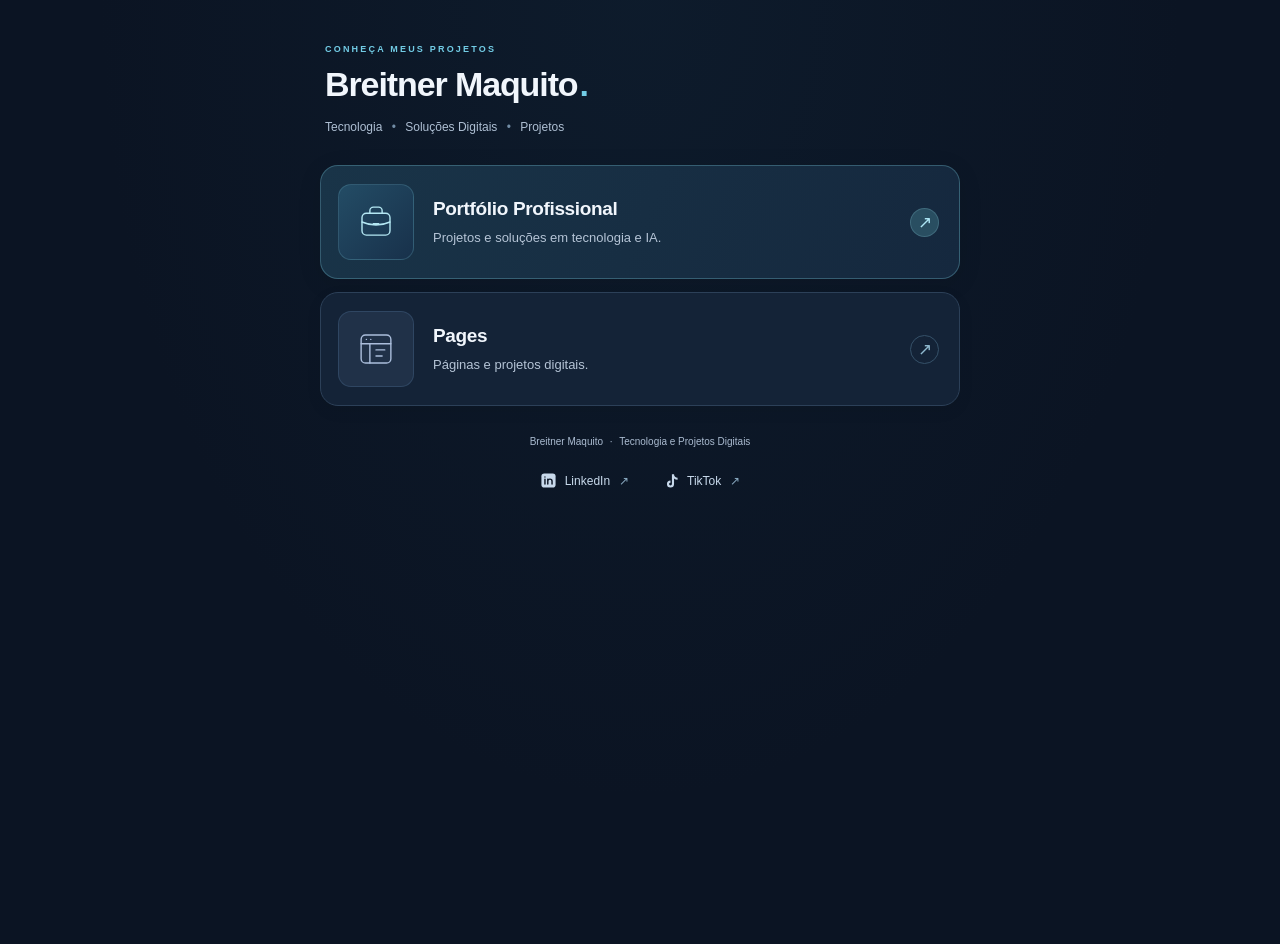
<file: index.html>
<!doctype html>
<html lang="pt-BR">
  <head>
    <meta charset="utf-8" />
    <meta name="viewport" content="width=device-width, initial-scale=1" />
    <meta
      name="description"
      content="Conheça meu portfólio profissional e a coleção Pages de Breitner Maquito. Tecnologia, inteligência artificial e soluções digitais."
    />
    <meta name="theme-color" content="#0b1423" />
    <title>Breitner Maquito — Tecnologia, Soluções Digitais e Projetos</title>
    <link rel="canonical" href="https://tinight.github.io/" />
    <meta property="og:type" content="website" />
    <meta property="og:locale" content="pt_BR" />
    <meta property="og:site_name" content="Breitner Maquito" />
    <meta
      property="og:title"
      content="Breitner Maquito — Tecnologia e Projetos"
    />
    <meta
      property="og:description"
      content="Projetos, ideias e soluções digitais. Conheça o portfólio e os projetos de Breitner Maquito."
    />
    <meta property="og:url" content="https://tinight.github.io/" />
    <meta name="twitter:card" content="summary" />
    <link rel="stylesheet" href="styles.css?v=20261026-v3" />
  </head>
  <body>
    <a class="skip" href="#projetos">Ir para os projetos</a>
    <main>
      <header class="intro">
        <p class="eyebrow">CONHEÇA MEUS PROJETOS</p>
        <h1>Breitner Maquito<span aria-hidden="true">.</span></h1>
        <p class="tagline">
          Tecnologia <span aria-hidden="true">•</span> Soluções Digitais
          <span aria-hidden="true">•</span> Projetos
        </p>
      </header>

      <!-- Dados dos cartões centralizados nesta lista: título, descrição, arte e destino. -->
      <nav
        class="projects"
        id="projetos"
        aria-label="Projetos de Breitner Maquito"
      >
        <a class="banner portfolio" href="portfolio/">
          <span class="art portfolio-art" aria-hidden="true"
            ><svg viewBox="0 0 48 48">
              <rect x="8" y="14" width="32" height="25" rx="5" />
              <path
                d="M17 14v-3a4 4 0 0 1 4-4h6a4 4 0 0 1 4 4v3M8 24a40 40 0 0 0 32 0M21 26h6"
              /></svg
          ></span>
          <span class="text"
            ><strong>Portfólio Profissional</strong
            ><span class="description"
              >Projetos e soluções em tecnologia e IA.</span
            ></span
          >
          <span class="arrow" aria-hidden="true">↗</span>
        </a>

        <a class="banner pages-card" href="pages/">
          <span class="art pages-art" aria-hidden="true"
            ><svg viewBox="0 0 48 48">
              <rect x="7" y="8" width="34" height="32" rx="5" />
              <path
                d="M7 18h34M17 18v22M13 13h.1M18 13h.1M24 25h10m-10 7h7"
              /></svg
          ></span>
          <span class="text"
            ><strong>Pages</strong
            ><span class="description">Páginas e projetos digitais.</span></span
          >
          <span class="arrow" aria-hidden="true">↗</span>
        </a>
      </nav>

      <footer>
        <p>
          Breitner Maquito <span aria-hidden="true">·</span> Tecnologia e
          Projetos Digitais
        </p>
        <nav class="socials" aria-label="Redes profissionais e pessoais">
          <a href="https://www.linkedin.com/in/breitner-maquito/"
            ><svg viewBox="0 0 24 24" aria-hidden="true">
              <rect
                x="2"
                y="2"
                width="20"
                height="20"
                rx="4"
                fill="currentColor"
              />
              <path
                d="M7 10v7m0-10v.1M11 17v-7m0 3c0-4 6-4 6 0v4"
                stroke="#0b1423"
                stroke-width="2"
                fill="none"
                stroke-linecap="round"
              /></svg
            >LinkedIn <span aria-hidden="true">↗</span></a
          >
          <a href="https://www.tiktok.com/@breitner_maquito"
            ><svg viewBox="0 0 24 24" aria-hidden="true">
              <path
                d="M14 3h3c0 3 2 5 5 5v3a9 9 0 0 1-5-2v8a5 5 0 1 1-5-5v3a2 2 0 1 0 2 2Z"
                fill="currentColor"
              /></svg
            >TikTok <span aria-hidden="true">↗</span></a
          >
        </nav>
      </footer>
    </main>
  </body>
</html>
</file>
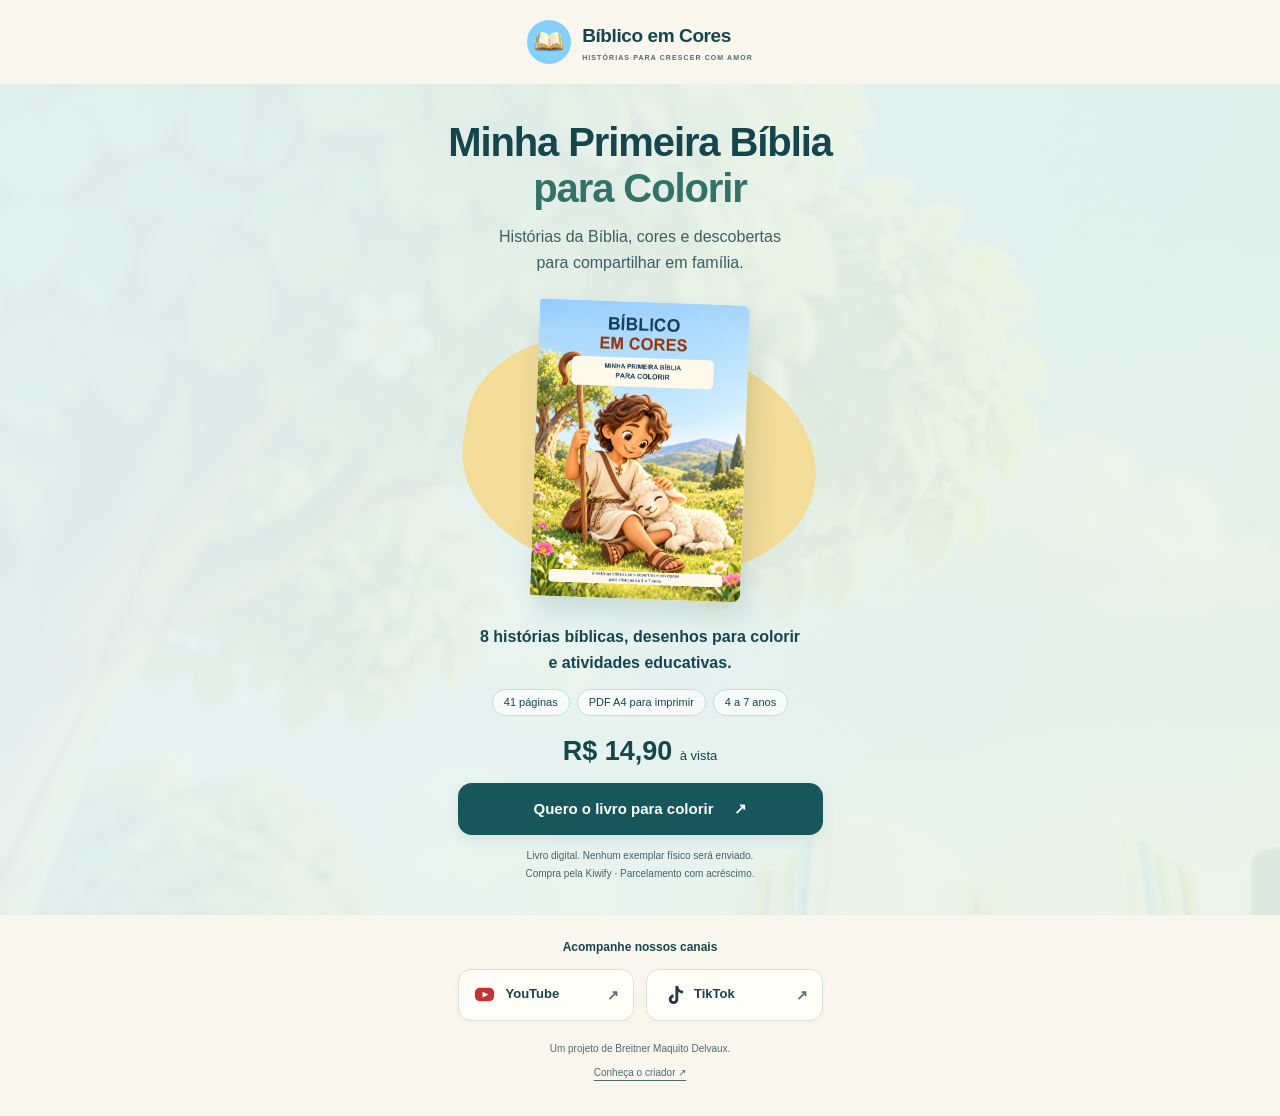
<file: biblicoemcores/index.html>
<!doctype html>
<html lang="pt-BR">
  <head>
    <meta charset="utf-8" />
    <meta name="viewport" content="width=device-width, initial-scale=1" />
    <meta
      name="description"
      content="Minha Primeira Bíblia para Colorir: livro digital PDF A4 com 8 histórias bíblicas, desenhos e atividades para crianças de 4 a 7 anos. Conheça o Bíblico em Cores."
    />
    <meta name="theme-color" content="#f8f6ed" />
    <title>Bíblico em Cores — Minha Primeira Bíblia para Colorir</title>
    <link rel="canonical" href="https://tinight.github.io/biblicoemcores/" />
    <meta property="og:type" content="website" />
    <meta property="og:locale" content="pt_BR" />
    <meta
      property="og:title"
      content="Bíblico em Cores — Minha Primeira Bíblia para Colorir"
    />
    <meta
      property="og:description"
      content="Histórias, cores e descobertas para compartilhar em família. Livro digital com 41 páginas para crianças de 4 a 7 anos."
    />
    <meta
      property="og:url"
      content="https://tinight.github.io/biblicoemcores/"
    />
    <meta
      property="og:image"
      content="https://tinight.github.io/biblicoemcores/assets/livro-capa.jpg"
    />
    <meta
      property="og:image:alt"
      content="Capa oficial de Minha Primeira Bíblia para Colorir, com Davi e uma ovelhinha no campo"
    />
    <meta name="twitter:card" content="summary_large_image" />
    <link rel="stylesheet" href="styles.css" />
  </head>
  <body>
    <a class="skip" href="#conteudo">Ir para o conteúdo</a>
    <header class="header">
      <a class="brand" href="#inicio"
        ><img src="assets/perfil-web.jpg" alt="" width="44" height="44" /><span
          >Bíblico em Cores<small>HISTÓRIAS PARA CRESCER COM AMOR</small></span
        ></a
      >
    </header>
    <main id="conteudo">
      <section class="hero" id="inicio" aria-labelledby="titulo">
        <div class="content">
          <h1 id="titulo">Minha Primeira Bíblia<br /><em>para Colorir</em></h1>
          <p class="lead">
            Histórias da Bíblia, cores e descobertas<br class="desktop-break" />
            para compartilhar em família.
          </p>
          <div class="book-stage">
            <div class="book-halo" aria-hidden="true"></div>
            <img
              class="book-cover"
              src="assets/livro-capa.jpg"
              width="637"
              height="900"
              alt="Capa oficial de Minha Primeira Bíblia para Colorir, com Davi e uma ovelhinha no campo"
              fetchpriority="high"
            />
          </div>
          <p class="contents">
            8 histórias bíblicas, desenhos para colorir<br
              class="desktop-break"
            />
            e atividades educativas.
          </p>
          <ul class="pills" aria-label="Características do livro">
            <li>41 páginas</li>
            <li>PDF A4 para imprimir</li>
            <li>4 a 7 anos</li>
          </ul>
          <p class="price">R$ 14,90 <span>à vista</span></p>
          <a class="button" href="https://pay.kiwify.com.br/JuXYeyq"
            >Quero o livro para colorir <span aria-hidden="true">↗</span></a
          >
          <p class="purchase-note">
            Livro digital. Nenhum exemplar físico será enviado.<br />Compra pela
            Kiwify · Parcelamento com acréscimo.
          </p>
        </div>
      </section>
    </main>
    <footer class="footer">
      <p class="channels-label">Acompanhe nossos canais</p>
      <nav class="social-links" aria-label="Canais do Bíblico em Cores">
        <a class="social youtube" href="https://www.youtube.com/@biblicoemcores"
          ><span class="social-icon" aria-hidden="true"
            ><svg viewBox="0 0 24 24">
              <rect
                x="2"
                y="5"
                width="20"
                height="14"
                rx="5"
                fill="currentColor"
              />
              <path d="m10 9 6 3-6 3Z" fill="white" /></svg></span
          ><span>YouTube</span
          ><span class="social-arrow" aria-hidden="true">↗</span></a
        ><a class="social tiktok" href="https://www.tiktok.com/@biblicoemcores"
          ><span class="social-icon" aria-hidden="true"
            ><svg viewBox="0 0 24 24">
              <path
                d="M14 3h3c0 3 2 5 5 5v3a9 9 0 0 1-5-2v8a5 5 0 1 1-5-5v3a2 2 0 1 0 2 2Z"
                fill="currentColor"
              /></svg></span
          ><span>TikTok</span
          ><span class="social-arrow" aria-hidden="true">↗</span></a
        >
      </nav>
      <p>Um projeto de Breitner Maquito Delvaux.</p>
      <a class="creator" href="https://www.instagram.com/breitnermaquito/"
        >Conheça o criador ↗</a
      >
    </footer>
  </body>
</html>
</file>
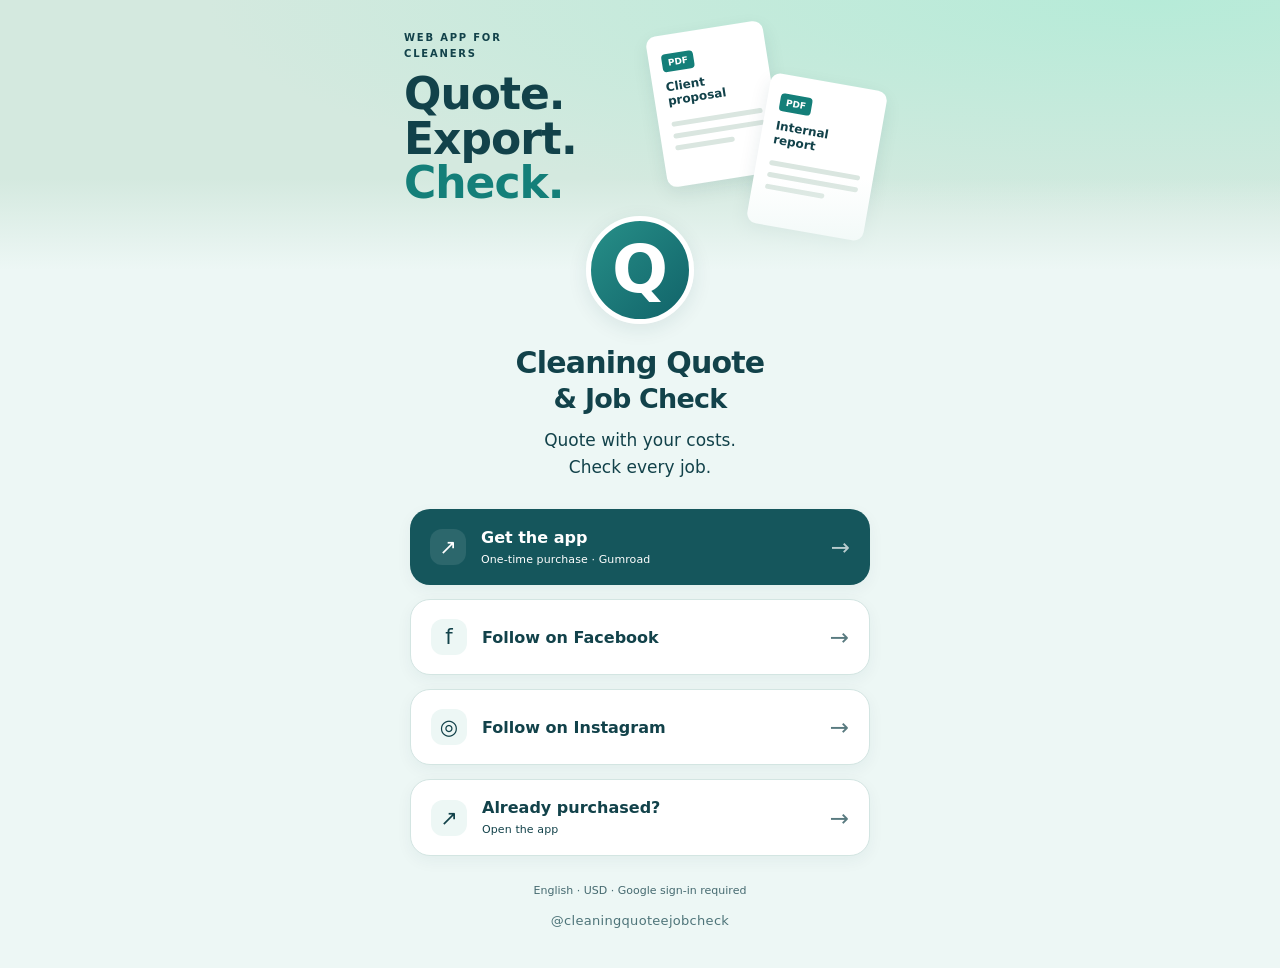
<file: cleaning/index.html>
<!doctype html>
<html lang="en">
<head>
  <meta charset="utf-8">
  <meta name="viewport" content="width=device-width, initial-scale=1">
  <meta name="description" content="Cleaning Quote & Job Check: estimate cleaning job costs, create client proposal PDFs, and compare estimated and actual costs.">
  <meta name="theme-color" content="#edf7f5">
  <title>Cleaning Quote & Job Check — links</title>
  <link rel="stylesheet" href="styles.css">
</head>
<body>
  <header class="cover" aria-label="Quote. Export. Check.">
    <div class="cover-inner">
      <div class="cover-copy"><span class="eyebrow">WEB APP FOR CLEANERS</span><p>Quote.<br>Export.<br><span>Check.</span></p></div>
      <div class="documents" aria-hidden="true"><div class="document proposal"><span class="pdf">PDF</span><strong>Client<br>proposal</strong><i></i><i></i><i></i></div><div class="document report"><span class="pdf">PDF</span><strong>Internal<br>report</strong><i></i><i></i><i></i></div></div>
    </div>
  </header>
  <main>
    <div class="avatar" aria-hidden="true">Q</div>
    <h1>Cleaning Quote<br><span>&amp; Job Check</span></h1>
    <p class="intro">Quote with your costs.<br>Check every job.</p>
    <nav class="links" aria-label="App and channels">
      <a class="link primary" href="https://gum.co/u/izvnbox8"><span class="icon" aria-hidden="true">↗</span><span class="label">Get the app<span class="detail">One-time purchase · Gumroad</span></span><span class="arrow" aria-hidden="true">→</span></a>
      <a class="link secondary" href="https://www.facebook.com/profile.php?id=61595061785707"><span class="icon" aria-hidden="true">f</span><span class="label">Follow on Facebook</span><span class="arrow" aria-hidden="true">→</span></a>
      <a class="link secondary" href="https://www.instagram.com/cleaningquoteejobcheck/"><span class="icon" aria-hidden="true">◎</span><span class="label">Follow on Instagram</span><span class="arrow" aria-hidden="true">→</span></a>
      <a class="link secondary" href="https://cleaning-quote-job-check.pages.dev"><span class="icon" aria-hidden="true">↗</span><span class="label">Already purchased?<span class="detail">Open the app</span></span><span class="arrow" aria-hidden="true">→</span></a>
    </nav>
    <p class="conditions">English · USD · Google sign-in required</p>
    <p class="handle">@cleaningquoteejobcheck</p>
  </main>
</body>
</html>
</file>
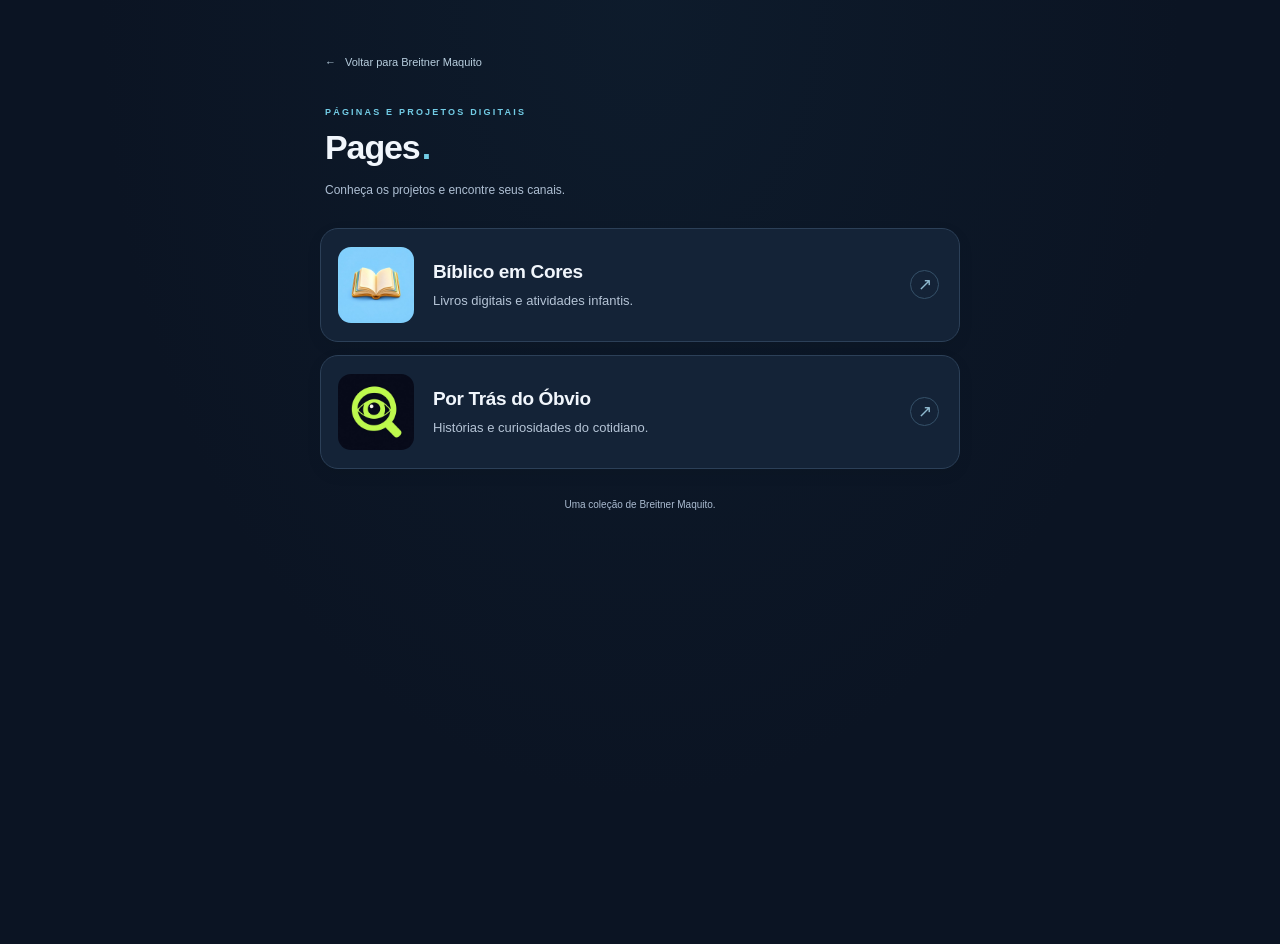
<file: pages/index.html>
<!doctype html>
<html lang="pt-BR">
  <head>
    <meta charset="utf-8" />
    <meta name="viewport" content="width=device-width, initial-scale=1" />
    <meta
      name="description"
      content="Pages: conheça Bíblico em Cores, Por Trás do Óbvio e projetos de Breitner Maquito."
    />
    <meta name="theme-color" content="#0b1423" />
    <title>Pages — Projetos de Breitner Maquito</title>
    <link rel="canonical" href="https://tinight.github.io/pages/" />
    <meta property="og:type" content="website" />
    <meta property="og:locale" content="pt_BR" />
    <meta property="og:title" content="Pages — Projetos de Breitner Maquito" />
    <meta
      property="og:description"
      content="Uma coleção de páginas e projetos digitais. Explore os projetos de Breitner Maquito."
    />
    <meta property="og:url" content="https://tinight.github.io/pages/" />
    <link rel="stylesheet" href="../styles.css?v=20261026-v3" />
    <script src="return.js" defer></script>
  </head>
  <body>
    <a class="skip" href="#projetos">Ir para os projetos</a>
    <main>
      <a class="back" href="../"
        ><span aria-hidden="true">←</span> Voltar para Breitner Maquito</a
      >
      <header class="intro">
        <p class="eyebrow">PÁGINAS E PROJETOS DIGITAIS</p>
        <h1>Pages<span aria-hidden="true">.</span></h1>
        <p class="tagline">Conheça os projetos e encontre seus canais.</p>
      </header>
      <!-- Para adicionar um projeto, duplique um cartão nesta lista e confirme arte e destino. -->
      <nav class="projects" id="projetos" aria-label="Páginas dos projetos">
        <a class="banner biblico" href="../biblicoemcores/">
          <img
            class="art"
            src="../assets/biblico.jpg"
            alt=""
            width="76"
            height="76"
          />
          <span class="text"
            ><strong>Bíblico em Cores</strong
            ><span class="description"
              >Livros digitais e atividades infantis.</span
            ></span
          >
          <span class="arrow" aria-hidden="true">↗</span>
        </a>

        <a class="banner obvio" href="../portrasdoobvio/">
          <img
            class="art"
            src="../assets/obvio.jpg"
            alt=""
            width="76"
            height="76"
          />
          <span class="text"
            ><strong>Por Trás do Óbvio</strong
            ><span class="description"
              >Histórias e curiosidades do cotidiano.</span
            ></span
          >
          <span class="arrow" aria-hidden="true">↗</span>
        </a>
      </nav>
      <footer><p>Uma coleção de Breitner Maquito.</p></footer>
    </main>
  </body>
</html>
</file>
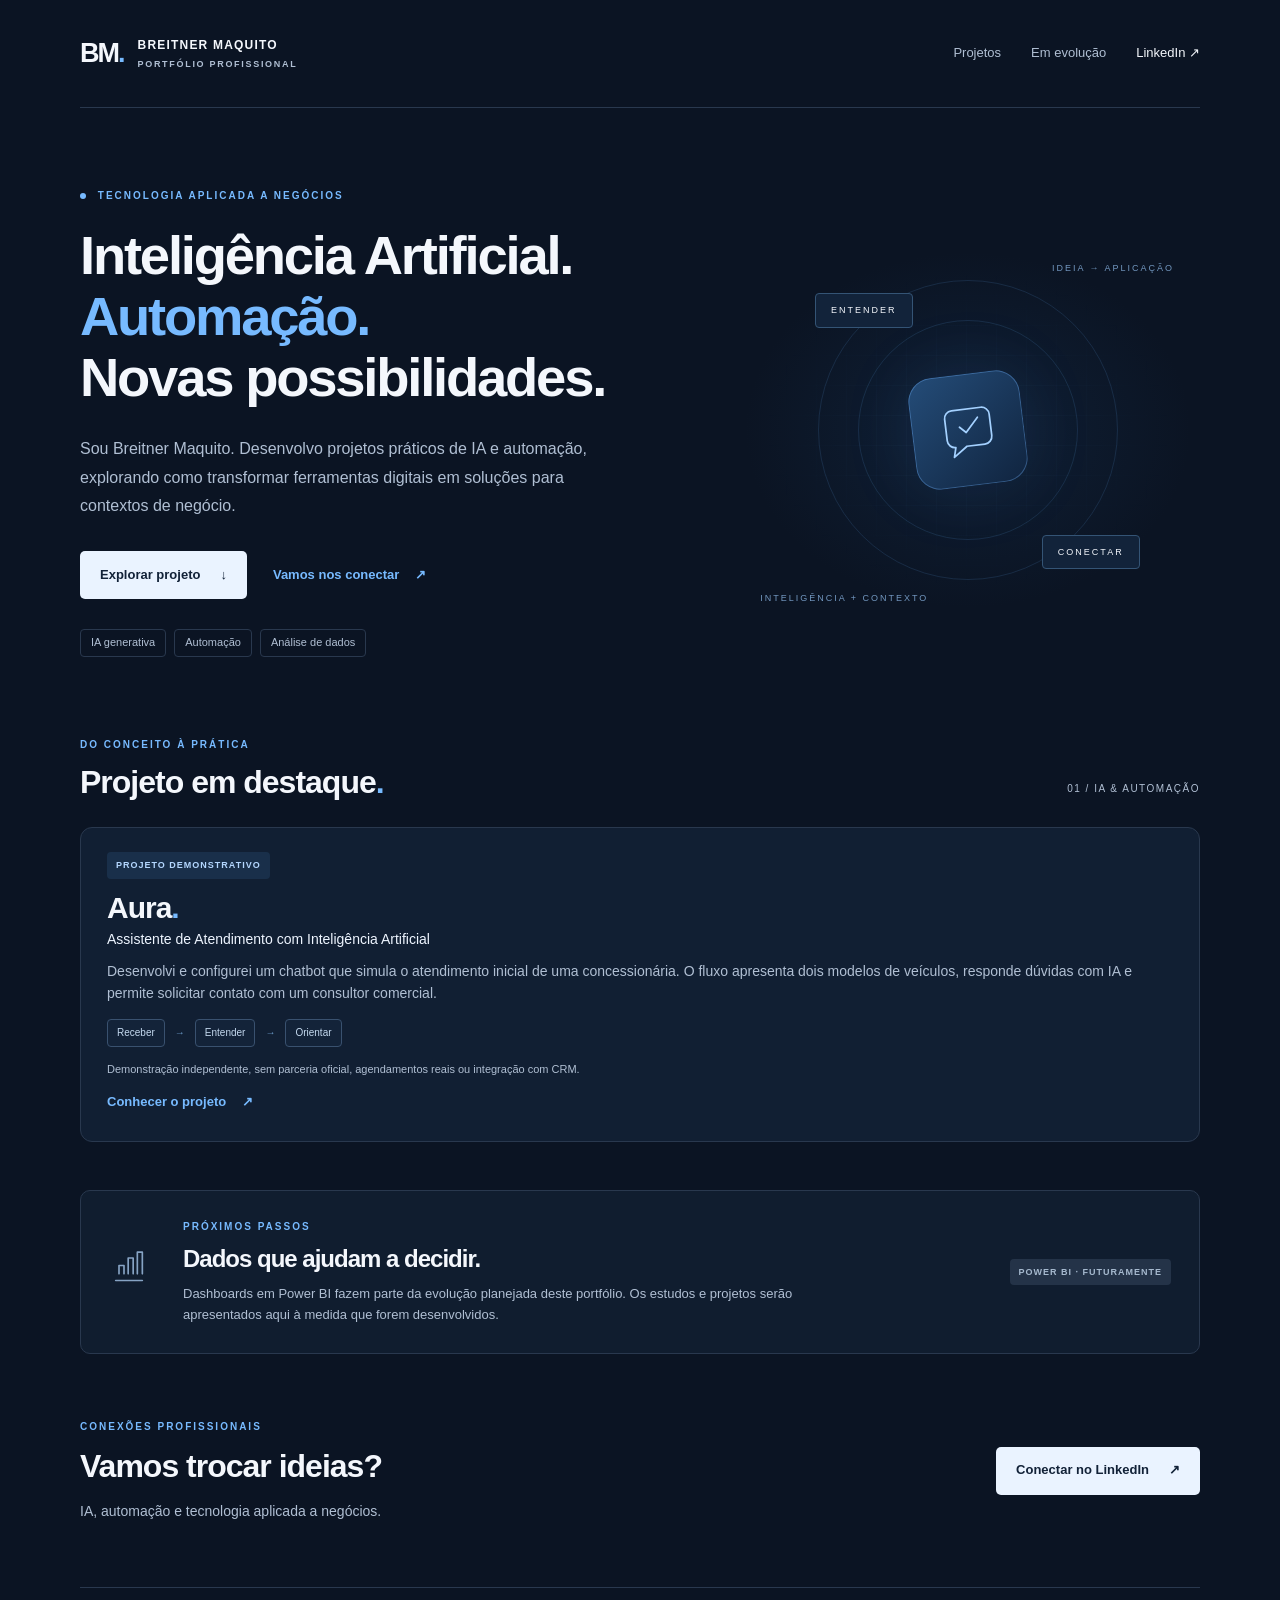
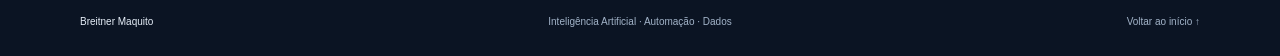
<file: portfolio/index.html>
<!doctype html>
<html lang="pt-BR">
  <head>
    <meta charset="utf-8" />
    <meta name="viewport" content="width=device-width,initial-scale=1" />
    <meta
      name="description"
      content="Portfólio de Breitner Maquito. Projetos práticos de inteligência artificial, automação e evolução em análise de dados."
    />
    <meta name="theme-color" content="#0b1423" />
    <title>Breitner Maquito · Portfólio profissional</title>
    <link rel="stylesheet" href="styles.css" />
  </head>
  <body>
    <a class="skip" href="#conteudo">Ir para o conteúdo</a>
    <header class="header wrap">
      <a class="brand" href="#inicio" aria-label="Breitner Maquito, início"
        ><span class="monogram" aria-hidden="true">BM<span>.</span></span
        ><span>BREITNER MAQUITO<small>PORTFÓLIO PROFISSIONAL</small></span></a
      >
      <nav aria-label="Principal">
        <a href="#projetos">Projetos</a><a href="#proximos">Em evolução</a
        ><a
          class="linkedin"
          href="https://www.linkedin.com/in/breitner-maquito/"
          >LinkedIn <span aria-hidden="true">↗</span></a
        >
      </nav>
    </header>
    <main id="conteudo">
      <section class="hero wrap" id="inicio" aria-labelledby="titulo">
        <div class="hero-copy">
          <p class="eyebrow">
            <span class="dot" aria-hidden="true"></span> TECNOLOGIA APLICADA A
            NEGÓCIOS
          </p>
          <h1 id="titulo">
            Inteligência Artificial.<br /><span>Automação.</span><br />Novas
            possibilidades.
          </h1>
          <p class="intro">
            Sou Breitner Maquito. Desenvolvo projetos práticos de IA e
            automação, explorando como transformar ferramentas digitais em
            soluções para contextos de negócio.
          </p>
          <div class="actions">
            <a class="button" href="#projetos"
              >Explorar projeto <span aria-hidden="true">↓</span></a
            ><a
              class="text-link"
              href="https://www.linkedin.com/in/breitner-maquito/"
              >Vamos nos conectar <span aria-hidden="true">↗</span></a
            >
          </div>
          <ul class="skills" aria-label="Áreas de interesse">
            <li>IA generativa</li>
            <li>Automação</li>
            <li>Análise de dados</li>
          </ul>
        </div>
        <div class="hero-art" aria-hidden="true">
          <div class="orbit orbit-one"></div>
          <div class="orbit orbit-two"></div>
          <div class="art-grid"></div>
          <span class="art-label">IDEIA → APLICAÇÃO</span>
          <div class="node node-top">ENTENDER</div>
          <div class="core">
            <svg viewBox="0 0 80 80">
              <path
                d="M23 15h34a9 9 0 0 1 9 9v25a9 9 0 0 1-9 9H36L20 69l3-11a9 9 0 0 1-9-9V24a9 9 0 0 1 9-9Z"
              />
              <path d="m30 35 7 7 15-16" />
            </svg>
          </div>
          <div class="node node-bottom">CONECTAR</div>
          <span class="art-foot">INTELIGÊNCIA + CONTEXTO</span>
        </div>
      </section>
      <section
        class="projects wrap"
        id="projetos"
        aria-labelledby="projetos-titulo"
      >
        <div class="section-head">
          <div>
            <p class="eyebrow">DO CONCEITO À PRÁTICA</p>
            <h2 id="projetos-titulo">Projeto em destaque<span>.</span></h2>
          </div>
          <span class="section-count">01 / IA &amp; AUTOMAÇÃO</span>
        </div>
        <article class="project project-compact">
          <div class="project-copy">
            <span class="badge">PROJETO DEMONSTRATIVO</span>

            <h3>Aura<span class="aura-dot">.</span></h3>

            <p class="project-subtitle">
              Assistente de Atendimento com Inteligência Artificial
            </p>

            <p>
              Desenvolvi e configurei um chatbot que simula o atendimento
              inicial de uma concessionária. O fluxo apresenta dois modelos de
              veículos, responde dúvidas com IA e permite solicitar contato com
              um consultor comercial.
            </p>

            <div class="flow">
              <span>Receber</span>
              <i>→</i>
              <span>Entender</span>
              <i>→</i>
              <span>Orientar</span>
            </div>

            <p class="project-note">
              Demonstração independente, sem parceria oficial, agendamentos
              reais ou integração com CRM.
            </p>

            <a class="text-link" href="https://typebot.co/consultor-demo">
              Conhecer o projeto <span aria-hidden="true">↗</span>
            </a>
          </div>
        </article>
      </section>
      <section
        class="future wrap"
        id="proximos"
        aria-labelledby="futuro-titulo"
      >
        <div class="future-icon" aria-hidden="true">
          <svg viewBox="0 0 48 48">
            <path d="M8 39h32M12 31V21h6v10m5 0V12h6v19m5 0V5h6v26" />
          </svg>
        </div>
        <div>
          <p class="eyebrow">PRÓXIMOS PASSOS</p>
          <h2 id="futuro-titulo">Dados que ajudam a decidir.</h2>
          <p>
            Dashboards em Power BI fazem parte da evolução planejada deste
            portfólio. Os estudos e projetos serão apresentados aqui à medida
            que forem desenvolvidos.
          </p>
        </div>
        <span class="badge muted">POWER BI · FUTURAMENTE</span>
      </section>
      <section class="contact wrap">
        <div>
          <p class="eyebrow">CONEXÕES PROFISSIONAIS</p>
          <h2>Vamos trocar ideias?</h2>
          <p>IA, automação e tecnologia aplicada a negócios.</p>
        </div>
        <a class="button" href="https://www.linkedin.com/in/breitner-maquito/"
          >Conectar no LinkedIn <span aria-hidden="true">↗</span></a
        >
      </section>
    </main>
    <footer class="footer wrap">
      <span>Breitner Maquito</span
      ><span>Inteligência Artificial · Automação · Dados</span
      ><a href="#inicio">Voltar ao início ↑</a>
    </footer>
  </body>
</html>
</file>
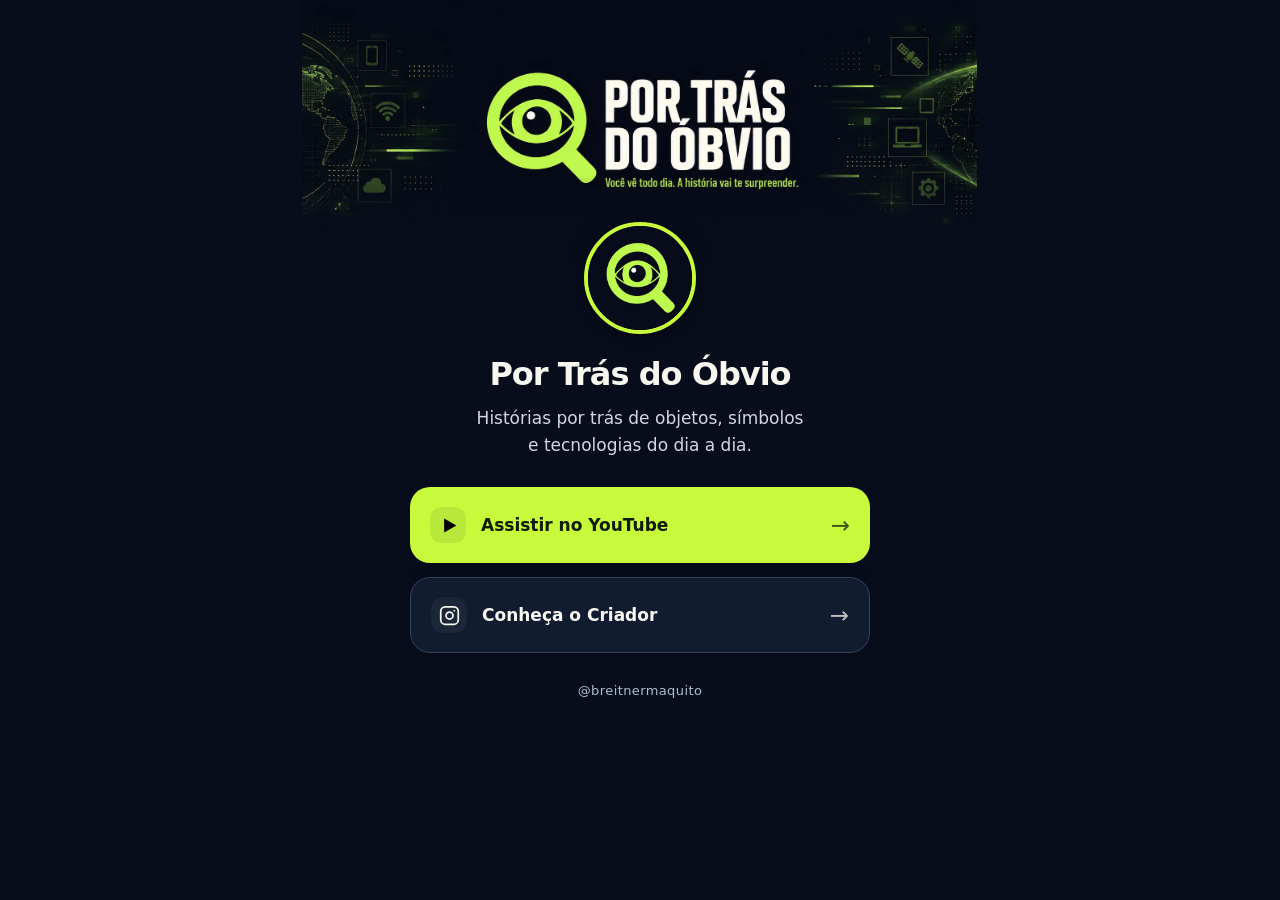
<file: portrasdoobvio/index.html>
<!doctype html>
<html lang="pt-BR">
  <head>
    <meta charset="utf-8" />
    <meta name="viewport" content="width=device-width, initial-scale=1" />
    <meta
      name="description"
      content="Descubra as histórias por trás de objetos, símbolos e tecnologias do dia a dia. Assista ao Por Trás do Óbvio no YouTube e acompanhe no Instagram."
    />
    <meta name="theme-color" content="#080d1c" />
    <meta property="og:title" content="Por Trás do Óbvio — nossos canais" />
    <meta
      property="og:description"
      content="Você vê todo dia. A história vai te surpreender."
    />
    <meta property="og:type" content="website" />
    <meta
      property="og:url"
      content="https://tinight.github.io/portrasdoobvio/"
    />
    <meta
      property="og:image"
      content="https://tinight.github.io/portrasdoobvio/assets/capa.webp"
    />
    <link rel="canonical" href="https://tinight.github.io/portrasdoobvio/" />
    <link rel="icon" href="assets/perfil.webp" type="image/webp" />
    <title>Por Trás do Óbvio — nossos canais</title>
    <style>
      * {
        box-sizing: border-box;
      }
      body {
        margin: 0;
        background: #080d1c;
        color: #f8f7ef;
        font-family:
          system-ui,
          -apple-system,
          BlinkMacSystemFont,
          "Segoe UI",
          sans-serif;
        min-height: 100svh;
      }
      .cover {
        height: 220px;
        background: #080d1c url("assets/capa.webp") center center/cover
          no-repeat;
        position: relative;
      }
      .cover:after {
        content: "";
        position: absolute;
        inset: 0;
        background: linear-gradient(transparent 65%, #080d1c);
      }
      main {
        width: min(100% - 40px, 460px);
        margin: -48px auto 0;
        text-align: center;
        position: relative;
        padding-bottom: 40px;
      }
      .avatar {
        width: 112px;
        height: 112px;
        object-fit: cover;
        border-radius: 50%;
        border: 4px solid #c6fa3b;
        box-shadow: 0 6px 26px #0005;
        display: block;
        margin: auto;
      }
      h1 {
        font-size: clamp(27px, 7vw, 32px);
        letter-spacing: -1px;
        margin: 22px 0 12px;
        line-height: 1.15;
      }
      .intro {
        font-size: 17px;
        line-height: 1.6;
        margin: 0 auto 28px;
        max-width: 350px;
        color: #d1d7e3;
      }
      .links {
        display: grid;
        gap: 14px;
      }
      .link {
        min-height: 76px;
        border-radius: 20px;
        padding: 18px 20px;
        display: flex;
        align-items: center;
        gap: 15px;
        text-align: left;
        text-decoration: none;
        box-shadow: 0 5px 18px #0002;
        transition: transform 0.15s;
      }
      .link:hover {
        transform: translateY(-2px);
      }
      .link:focus-visible {
        outline: 3px solid #fff;
        outline-offset: 5px;
      }
      .primary {
        background: #c6fa3b;
        color: #111b08;
      }
      .secondary {
        background: #121c30;
        color: #f8f7ef;
        border: 1px solid #354159;
      }
      .icon {
        width: 36px;
        height: 36px;
        flex-shrink: 0;
        display: grid;
        place-items: center;
        border-radius: 12px;
        background: #080d1c12;
      }
      .secondary .icon {
        background: #ffffff0b;
      }
      .icon svg {
        width: 21px;
        height: 21px;
      }
      .label {
        font-size: 17px;
        font-weight: 700;
        line-height: 1.35;
        flex: 1;
      }
      .arrow {
        font-size: 23px;
        opacity: 0.75;
      }
      .handle {
        font-size: 13px;
        letter-spacing: 0.4px;
        margin: 30px 0 0;
        color: #aebbd0;
      }
      @media (min-width: 700px) {
        .cover {
          height: 270px;
          background-size: auto 380px;
        }
        main {
          margin-top: -48px;
        }
      }
      @media (max-width: 360px) {
        .link {
          padding: 16px;
          gap: 12px;
        }
        .label {
          font-size: 16px;
        }
      }
      @media (prefers-reduced-motion: reduce) {
        .link {
          transition: none;
        }
      }
    </style>
  </head>
  <body>
    <div class="cover" aria-hidden="true"></div>
    <main>
      <img
        class="avatar"
        src="assets/perfil.webp"
        alt="Marca do Por Trás do Óbvio: lupa verde-lima com um olho em fundo marinho"
        width="112"
        height="112"
      />
      <h1>Por Trás do Óbvio</h1>
      <p class="intro">
        Histórias por trás de objetos, símbolos<br />e tecnologias do dia a dia.
      </p>
      <nav class="links" aria-label="Nossos canais">
        <a
          class="link primary"
          href="https://www.youtube.com/channel/UCTBAZg5oFIC6JvNK7hKeeTg"
          ><span class="icon" aria-hidden="true"
            ><svg viewBox="0 0 24 24"><path d="M7 4v16l14-8z" /></svg></span
          ><span class="label">Assistir no YouTube</span
          ><span class="arrow" aria-hidden="true">→</span></a
        >

        <a
          class="link secondary"
          href="https://www.instagram.com/breitnermaquito/"
          target="_blank"
          rel="noopener noreferrer"
        >
          <span class="icon" aria-hidden="true">
            <svg
              viewBox="0 0 24 24"
              fill="none"
              stroke="currentColor"
              stroke-width="2"
              stroke-linecap="round"
              stroke-linejoin="round"
            >
              <rect x="2" y="2" width="20" height="20" rx="5" />
              <circle cx="12" cy="12" r="4" />
              <circle
                cx="17.5"
                cy="6.5"
                r="1"
                fill="currentColor"
                stroke="none"
              />
            </svg>
          </span>
          <span class="label">Conheça o Criador</span>
          <span class="arrow" aria-hidden="true">→</span>
        </a>
      </nav>
      <p class="handle">@breitnermaquito</p>
    </main>
  </body>
</html>
</file>
<file: styles.css>
:root {
  color-scheme: dark;
  --background: #0b1423;
  --card: #142337;
  --ink: #f1f6fc;
  --muted: #b5c4d6;
  --line: #2c4058;
  --accent: #72cce5;
}
* {
  box-sizing: border-box;
}
body {
  margin: 0;
  background:
    radial-gradient(ellipse at 50% 0%, #17364c36, transparent 60%),
    var(--background);
  color: var(--ink);
  font-family: "Segoe UI", Arial, sans-serif;
  min-height: 100svh;
}
main {
  width: min(640px, calc(100% - 40px));
  margin: 44px auto 24px;
}
.intro {
  padding: 0 5px 28px;
}
.eyebrow {
  font-size: 9px;
  font-weight: 650;
  letter-spacing: 2.2px;
  color: var(--accent);
  margin: 0 0 11px;
}
h1 {
  font-size: 34px;
  line-height: 1.15;
  font-weight: 650;
  letter-spacing: -1.1px;
  margin: 0 0 13px;
}
h1 > span {
  color: var(--accent);
  margin-left: 2px;
}
.tagline {
  font-size: 12px;
  line-height: 1.7;
  color: #aebfd3;
  margin: 0;
}
.tagline > span {
  margin: 0 6px;
  color: #728da6;
}
.projects {
  display: grid;
  gap: 13px;
}
.banner {
  display: flex;
  align-items: center;
  gap: 19px;
  position: relative;
  min-height: 114px;
  padding: 17px 20px 17px 17px;
  background: var(--card);
  border: 1px solid var(--line);
  border-radius: 18px;
  color: inherit;
  text-decoration: none;
  box-shadow: 0 5px 16px #00000010;
  transition:
    transform 0.15s ease,
    box-shadow 0.15s ease,
    border-color 0.15s ease;
}
.portfolio {
  background: linear-gradient(115deg, #193448, #15283e);
  border-color: #5e9db06e;
  box-shadow: 0 5px 24px #00000018;
}
.art {
  width: 76px;
  height: 76px;
  flex-shrink: 0;
  object-fit: contain;
  border-radius: 13px;
  display: block;
}
.portfolio-art {
  background: linear-gradient(135deg, #234c65, #18314b);
  color: #b4e7f3;
  display: grid;
  place-items: center;
  border: 1px solid #51879c66;
}
.portfolio-art svg,
.pages-art svg {
  width: 42px;
  height: 42px;
  fill: none;
  stroke: currentColor;
  stroke-width: 1.6;
  stroke-linecap: round;
  stroke-linejoin: round;
}
.pages-art {
  background: #203148;
  color: #abbedc;
  display: grid;
  place-items: center;
  border: 1px solid #41618173;
}
.text {
  flex: 1;
  min-width: 0;
  display: flex;
  flex-direction: column;
  gap: 7px;
}
.text strong {
  font-size: 19px;
  line-height: 1.25;
  letter-spacing: -0.35px;
  font-weight: 650;
}
.description {
  font-size: 13px;
  color: var(--muted);
  line-height: 1.5;
}
.arrow {
  display: grid;
  place-items: center;
  flex-shrink: 0;
  width: 29px;
  height: 29px;
  border: 1px solid #355169;
  border-radius: 50%;
  color: #8fb9cf;
  font-size: 17px;
}
.portfolio .arrow {
  background: #294e61;
  border-color: #56869780;
  color: #ade6f5;
}
.cleaning .art {
  background: #071a1b;
}
.banner:hover {
  transform: translateY(-2px);
  box-shadow: 0 9px 24px #00000023;
  border-color: #6ab7cf;
}
.banner:focus-visible,
.socials a:focus-visible,
.back:focus-visible {
  outline: 3px solid #9de8f7;
  outline-offset: 5px;
}
footer {
  text-align: center;
  padding: 27px 0 2px;
}
footer > p {
  font-size: 10px;
  color: #aabbd0;
  line-height: 1.7;
  margin: 0 0 10px;
}
footer > p span {
  margin: 0 4px;
}
.socials {
  display: flex;
  justify-content: center;
  gap: 17px;
}
.socials a {
  display: inline-flex;
  align-items: center;
  gap: 8px;
  padding: 12px 8px;
  color: #c8d9eb;
  font-size: 12px;
  text-underline-offset: 5px;
  text-decoration: none;
}
.socials a:hover {
  text-decoration: underline;
  color: #fff;
}
.socials svg {
  width: 17px;
  height: 17px;
}
.socials a > span {
  margin-left: 1px;
  color: #89a9c0;
}
.back {
  display: inline-flex;
  gap: 9px;
  align-items: center;
  font-size: 11px;
  line-height: 1.5;
  text-decoration: none;
  color: #b8cede;
  padding: 10px 5px;
  margin-bottom: 26px;
}
.back:hover {
  color: white;
}
.skip {
  position: absolute;
  top: -100px;
  left: 14px;
  background: #f1f6fc;
  color: #142337;
  z-index: 10;
  padding: 12px;
}
.skip:focus {
  top: 10px;
  outline: 3px solid #72cce5;
}
@media (max-width: 480px) {
  main {
    width: calc(100% - 28px);
    margin-top: 29px;
  }
  .intro {
    padding: 0 5px 24px;
  }
  h1 {
    font-size: 29px;
    letter-spacing: -0.8px;
  }
  .eyebrow {
    font-size: 8px;
    letter-spacing: 1.8px;
  }
  .tagline {
    font-size: 11px;
  }
  .tagline > span {
    margin: 0 3px;
  }
  .projects {
    gap: 12px;
  }
  .banner {
    gap: 13px;
    padding: 16px 13px;
    min-height: 116px;
    border-radius: 16px;
  }
  .art {
    width: 62px;
    height: 62px;
    border-radius: 12px;
  }
  .portfolio-art svg,
  .pages-art svg {
    width: 36px;
    height: 36px;
  }
  .text {
    gap: 6px;
  }
  .text strong {
    font-size: 16px;
    letter-spacing: -0.2px;
  }
  .description {
    font-size: 12px;
    line-height: 1.5;
  }
  .arrow {
    width: 23px;
    height: 23px;
    font-size: 14px;
  }
  footer {
    padding-top: 23px;
  }
  footer > p {
    font-size: 9px;
  }
  .socials a {
    font-size: 11px;
  }
  .back {
    font-size: 10px;
    margin-bottom: 20px;
  }
}
@media (max-width: 350px) {
  .banner {
    min-height: 128px;
  }
  main {
    width: calc(100% - 24px);
  }
  .banner {
    gap: 10px;
    padding: 15px 11px;
  }
  .art {
    width: 52px;
    height: 60px;
    object-fit: contain;
    border-radius: 10px;
  }
  .portfolio-art svg,
  .pages-art svg {
    width: 31px;
    height: 31px;
  }
  .text strong {
    font-size: 15px;
  }
  .description {
    font-size: 11px;
  }
  .arrow {
    width: 20px;
    height: 20px;
    font-size: 13px;
  }
  .tagline {
    font-size: 10px;
  }
}
@media (prefers-reduced-motion: reduce) {
  .banner {
    transition: none;
  }
  .banner:hover {
    transform: none;
  }
  * {
    scroll-behavior: auto;
  }
}
</file>
<file: biblicoemcores/styles.css>
:root {
  --ink: #16464d;
  --muted: #506c6d;
  --cream: #f8f6ed;
  --teal: #17575b;
}
* {
  box-sizing: border-box;
}
html {
  scroll-behavior: smooth;
}
body {
  margin: 0;
  background: var(--cream);
  color: var(--ink);
  font-family: ui-rounded, "Trebuchet MS", "Segoe UI", sans-serif;
  line-height: 1.6;
}
a {
  color: inherit;
}
a:focus-visible {
  outline: 3px solid #a96508;
  outline-offset: 5px;
}
.header {
  display: flex;
  justify-content: center;
  padding: 20px;
}
.brand {
  display: flex;
  gap: 11px;
  align-items: center;
  text-decoration: none;
  font-size: 19px;
  font-weight: 700;
  letter-spacing: -0.4px;
}
.brand img {
  border-radius: 50%;
  display: block;
}
.brand small {
  display: block;
  font-size: 7px;
  letter-spacing: 1.1px;
  color: var(--muted);
  margin-top: 1px;
}
.hero {
  background:
    linear-gradient(110deg, #e7f4f5f7, #eaf3e8ef),
    url("assets/jardim-web.jpg") left top/auto 1800px;
  padding: 35px 20px 32px;
}
.content {
  max-width: 560px;
  margin: auto;
  text-align: center;
}
h1 {
  font-size: 40px;
  line-height: 1.15;
  letter-spacing: -1.1px;
  margin: 0 0 13px;
}
h1 em {
  font-style: normal;
  color: #347268;
}
.lead {
  font-size: 16px;
  color: #3c6061;
  margin: 0 0 25px;
  line-height: 1.65;
}
.book-stage {
  position: relative;
  isolation: isolate;
  width: 300px;
  max-width: 100%;
  margin: 0 auto 26px;
  padding: 0 28px;
}
.book-halo {
  position: absolute;
  z-index: -1;
  inset: 12% -9% 7%;
  background: #f3db98;
  border-radius: 46% 54% 52% 48%;
  transform: rotate(8deg);
}
.book-cover {
  display: block;
  width: 210px;
  height: auto;
  max-width: 100%;
  margin: auto;
  border-radius: 3px 8px 8px 3px;
  box-shadow: 7px 12px 25px #315f5228;
  transform: rotate(2deg);
}
.contents {
  font-size: 16px;
  font-weight: 600;
  line-height: 1.6;
  margin: 0 0 13px;
}
.pills {
  padding: 0;
  list-style: none;
  display: flex;
  justify-content: center;
  gap: 7px;
  flex-wrap: wrap;
  margin: 0 0 19px;
}
.pills li {
  font-size: 11px;
  background: #ffffffa8;
  border: 1px solid #cadcda;
  border-radius: 24px;
  padding: 4px 11px;
}
.price {
  font-size: 27px;
  font-weight: 700;
  line-height: 1.2;
  margin: 0 0 15px;
}
.price span {
  font-size: 13px;
  font-weight: 400;
}
.button {
  display: flex;
  align-items: center;
  justify-content: center;
  gap: 20px;
  max-width: 365px;
  min-height: 52px;
  margin: auto;
  border-radius: 14px;
  background: var(--teal);
  color: white;
  text-decoration: none;
  font-size: 15px;
  font-weight: 700;
  padding: 13px 20px;
  box-shadow: 0 5px 14px #17494b15;
}
.button:hover {
  background: #0e4448;
}
.purchase-note {
  font-size: 10px;
  line-height: 1.8;
  color: #456265;
  margin: 12px 0 0;
}
.footer {
  text-align: center;
  padding: 23px 20px 27px;
  color: var(--muted);
}
.footer nav {
  display: flex;
  justify-content: center;
  gap: 24px;
  font-size: 12px;
}
.footer a {
  text-underline-offset: 4px;
  display: inline-block;
  padding: 8px 4px;
}
.footer p {
  font-size: 10px;
  margin: 10px 0 0;
}
.creator {
  font-size: 10px;
}
.skip {
  position: absolute;
  top: -100px;
  left: 12px;
  z-index: 10;
  background: #fff;
  padding: 12px;
}
.skip:focus {
  top: 10px;
}
@media (max-width: 480px) {
  .header {
    padding: 16px;
  }
  .brand {
    font-size: 18px;
  }
  .hero {
    padding: 28px 19px;
  }
  .content {
    max-width: 360px;
  }
  h1 {
    font-size: 32px;
    letter-spacing: -0.8px;
  }
  .lead {
    font-size: 14px;
    margin-bottom: 23px;
  }
  .book-stage {
    width: 270px;
    margin-bottom: 24px;
  }
  .book-cover {
    width: 180px;
  }
  .contents {
    font-size: 14px;
  }
  .pills {
    gap: 5px;
    margin-bottom: 18px;
  }
  .pills li {
    font-size: 10px;
    padding: 4px 8px;
  }
  .price {
    font-size: 25px;
  }
  .button {
    font-size: 14px;
    min-height: 50px;
  }
  .purchase-note {
    font-size: 10px;
  }
  .footer {
    padding-top: 16px;
  }
}
@media (max-width: 350px) {
  .desktop-break {
    display: none;
  }
  .pills li {
    font-size: 9px;
  }
  h1 {
    font-size: 29px;
  }
}
@media (prefers-reduced-motion: reduce) {
  html {
    scroll-behavior: auto;
  }
}
.footer .channels-label {
  font-size: 12px;
  font-weight: 700;
  color: var(--ink);
  margin: 0 0 12px;
}
.footer .social-links {
  display: grid;
  grid-template-columns: 1fr 1fr;
  gap: 12px;
  max-width: 365px;
  margin: 0 auto 20px;
}
.footer .social {
  display: flex;
  align-items: center;
  gap: 9px;
  min-height: 52px;
  padding: 12px 14px;
  background: #fffdf8;
  border: 1px solid #d6e2dc;
  border-radius: 13px;
  text-decoration: none;
  font-size: 13px;
  font-weight: 700;
  color: var(--ink);
  box-shadow: 0 3px 10px #16464d06;
}
.social-icon {
  display: grid;
  place-items: center;
  flex-shrink: 0;
  width: 24px;
  height: 24px;
}
.social-icon svg {
  width: 23px;
  height: 23px;
}
.youtube .social-icon {
  color: #c63131;
}
.tiktok .social-icon {
  color: #203c43;
}
.social-arrow {
  margin-left: auto;
  font-size: 14px;
  color: #587370;
}
.footer .social:hover {
  background: #edf4ed;
  border-color: #9bbcb5;
}
.footer .social:focus-visible {
  outline: 3px solid #a96508;
  outline-offset: 4px;
}
@media (max-width: 350px) {
  .footer .social-links {
    gap: 8px;
  }
  .footer .social {
    padding: 11px 9px;
    font-size: 12px;
    gap: 6px;
  }
}
</file>
<file: cleaning/styles.css>
*{box-sizing:border-box}
body{margin:0;background:#edf7f5;color:#12424a;font-family:system-ui,-apple-system,BlinkMacSystemFont,"Segoe UI",sans-serif;min-height:100svh}
.cover{height:238px;background:radial-gradient(ellipse at 90% 0,#b6ebd8 0,transparent 58%),#d4e9df;position:relative;overflow:hidden}
.cover:after{content:"";position:absolute;inset:0;background:linear-gradient(transparent 66%,#edf7f5);pointer-events:none}
.cover-inner{position:relative;max-width:540px;height:100%;margin:auto;display:flex;align-items:center;justify-content:space-between;padding:18px 34px 30px;gap:8px}
.cover-copy{z-index:1;flex:1;min-width:0}.eyebrow{font-size:10px;letter-spacing:1.8px;font-weight:800;display:block;max-width:170px;line-height:1.6}
.cover-copy p{font-size:36px;line-height:1.02;letter-spacing:-1px;font-weight:800;margin:10px 0}.cover-copy p span{color:#147f79}
.documents{width:190px;height:200px;position:relative;flex-shrink:0}.document{position:absolute;width:118px;height:152px;padding:16px 13px;background:#fff;border-radius:10px;box-shadow:0 7px 18px #12424a18;text-align:left}.proposal{top:5px;left:0;transform:rotate(-9deg)}.report{top:58px;right:0;transform:rotate(10deg)}.document strong{display:block;font-size:12px;line-height:1.2;margin:10px 0 13px}.pdf{font-size:9px;background:#147f79;color:white;font-weight:800;border-radius:4px;padding:4px 6px}.document i{display:block;height:5px;background:#dae6e0;border-radius:3px;margin-top:7px}.document i:last-child{width:65%}
main{width:min(100% - 40px,460px);margin:-48px auto 0;text-align:center;position:relative;padding-bottom:40px}
.avatar{width:108px;height:108px;margin:auto;display:grid;place-items:center;border-radius:50%;border:5px solid white;background:linear-gradient(135deg,#278f88,#116369);color:white;font-size:66px;font-weight:850;line-height:1;box-shadow:0 5px 20px #17444b18}
h1{font-size:30px;letter-spacing:-.8px;line-height:1.15;margin:22px 0 12px}h1 span{font-size:27px}
.intro{font-size:17px;line-height:1.6;margin:0 auto 28px;max-width:340px}
.links{display:grid;gap:14px}.link{min-height:76px;border-radius:20px;padding:17px 20px;display:flex;align-items:center;gap:15px;text-align:left;text-decoration:none;box-shadow:0 5px 16px #17444b0d}
a.link{transition:transform .15s}a.link:hover{transform:translateY(-2px)}a.link:focus-visible{outline:3px solid #b27014;outline-offset:5px}
.primary{background:#15565c;color:#fff}.secondary,.pending{background:#fff;color:#12424a;border:1px solid #d3e5e2}.pending{border-style:dashed;background:#f6faf9;box-shadow:none}
.icon{width:36px;height:36px;flex-shrink:0;display:grid;place-items:center;border-radius:12px;background:#ffffff19;font-size:21px}.secondary .icon,.pending .icon{background:#edf7f5}
.label{font-size:16px;font-weight:700;line-height:1.35;flex:1}.detail{display:block;font-size:11px;font-weight:400;margin-top:4px;letter-spacing:.1px}.arrow{font-size:23px;opacity:.7}
.conditions{font-size:11px;line-height:1.7;color:#466a70;margin:26px 0 0}.handle{font-size:13px;letter-spacing:.3px;margin:12px 0 0;color:#4e7479}.preview-note{font-size:11px;color:#596f73;margin:22px 0 0}
@media(min-width:700px){.cover{height:270px}.cover-inner{padding-bottom:42px}.documents{width:220px}.cover-copy p{font-size:44px}main{margin-top:-54px}}
@media(max-width:360px){.cover-inner{padding-left:24px;padding-right:16px}.documents{width:140px}.document{width:100px;height:145px}.cover-copy p{font-size:33px}.eyebrow{font-size:9px}.link{padding:16px 14px;gap:10px}.label{font-size:15px}h1{font-size:27px}h1 span{font-size:25px}}
@media(prefers-reduced-motion:reduce){a.link{transition:none}}
</file>
<file: portfolio/styles.css>
:root {
  color-scheme: dark;
  --bg: #0b1423;
  --panel: #111f33;
  --line: #29384e;
  --text: #f4f7fc;
  --muted: #b0bfd3;
  --accent: #77baff;
}
* {
  box-sizing: border-box;
}
html {
  scroll-behavior: smooth;
  scroll-padding-top: 24px;
}
body {
  margin: 0;
  background: var(--bg);
  color: var(--text);
  font-family:
    Segoe UI,
    Arial,
    sans-serif;
  line-height: 1.6;
}
a {
  color: inherit;
  text-decoration: none;
}
button,
a,
summary {
  -webkit-tap-highlight-color: transparent;
}
a:focus-visible,
summary:focus-visible {
  outline: 3px solid #92ceff;
  outline-offset: 6px;
}
.wrap {
  width: min(1120px, calc(100% - 64px));
  margin-inline: auto;
}
.header {
  min-height: 108px;
  display: flex;
  align-items: center;
  justify-content: space-between;
  border-bottom: 1px solid var(--line);
  gap: 24px;
}
.brand {
  display: flex;
  gap: 14px;
  align-items: center;
  font-size: 12px;
  letter-spacing: 1.2px;
  font-weight: 700;
}
.brand small {
  display: block;
  font-size: 9px;
  color: var(--muted);
  letter-spacing: 1.7px;
  margin-top: 2px;
}
.monogram {
  font-size: 27px;
  letter-spacing: -2px;
}
.monogram span,
h2 > span {
  color: var(--accent);
}
nav {
  display: flex;
  gap: 30px;
  align-items: center;
  font-size: 13px;
  color: var(--muted);
}
nav a {
  padding: 10px 0;
}
nav a:hover,
.text-link:hover {
  color: #fff;
}
.linkedin {
  color: var(--text);
}
.hero {
  padding-block: 80px 64px;
  display: grid;
  grid-template-columns: 1.35fr 1fr;
  gap: 30px;
  align-items: center;
}
.eyebrow {
  font-size: 10px;
  letter-spacing: 2px;
  font-weight: 700;
  color: var(--accent);
  margin: 0 0 22px;
}
.dot {
  display: inline-block;
  width: 6px;
  height: 6px;
  border-radius: 50%;
  background: var(--accent);
  margin-right: 7px;
}
h1 {
  font-size: clamp(36px, 4.25vw, 56px);
  line-height: 1.12;
  letter-spacing: -2.2px;
  margin: 0 0 26px;
  font-weight: 650;
}
h1 span {
  color: var(--accent);
}
.intro {
  color: var(--muted);
  font-size: 16px;
  line-height: 1.8;
  max-width: 520px;
  margin: 0;
}
.actions {
  display: flex;
  align-items: center;
  gap: 26px;
  margin-top: 30px;
}
.button {
  background: #eaf3ff;
  color: #122238;
  padding: 13px 20px;
  border-radius: 5px;
  font-size: 13px;
  font-weight: 700;
  display: inline-flex;
  gap: 20px;
  align-items: center;
  min-height: 48px;
}
.button:hover {
  background: #cce4ff;
}
.text-link {
  font-size: 13px;
  font-weight: 600;
  color: var(--accent);
  display: inline-block;
  padding: 10px 0;
}
.text-link span {
  margin-left: 12px;
}
.skills,
.tech {
  list-style: none;
  padding: 0;
  display: flex;
  gap: 8px;
  flex-wrap: wrap;
}
.skills {
  margin-top: 30px;
}
.skills li {
  font-size: 11px;
  color: var(--muted);
  border: 1px solid var(--line);
  border-radius: 4px;
  padding: 4px 10px;
}
.hero-art {
  position: relative;
  height: 370px;
  overflow: hidden;
  background: radial-gradient(ellipse, #193b624d, transparent 68%);
}
.art-grid {
  position: absolute;
  inset: 20px;
  background-image:
    linear-gradient(#77baff0a 1px, transparent 1px),
    linear-gradient(90deg, #77baff0a 1px, transparent 1px);
  background-size: 30px 30px;
  mask-image: radial-gradient(ellipse, #000, transparent 70%);
}
.orbit {
  position: absolute;
  border: 1px solid #4779ad38;
  border-radius: 50%;
  width: 300px;
  height: 300px;
  left: 50%;
  top: 50%;
  transform: translate(-50%, -50%);
}
.orbit-two {
  width: 220px;
  height: 220px;
}
.core {
  width: 112px;
  height: 112px;
  border-radius: 24px;
  background: linear-gradient(140deg, #244c78, #10243f);
  box-shadow:
    0 0 75px #4f9dfb1c,
    inset 0 0 0 1px #74b5ff59;
  position: absolute;
  top: 50%;
  left: 50%;
  transform: translate(-50%, -50%) rotate(-7deg);
  display: grid;
  place-items: center;
}
.core svg {
  width: 69px;
  fill: none;
  stroke: #a4d1ff;
  stroke-width: 2;
  stroke-linecap: round;
  stroke-linejoin: round;
}
.node {
  position: absolute;
  border: 1px solid #345475;
  background: #12233a;
  border-radius: 4px;
  font-size: 9px;
  letter-spacing: 2px;
  padding: 9px 15px;
}
.node-top {
  top: 48px;
  left: 17%;
}
.node-bottom {
  bottom: 46px;
  right: 13%;
}
.art-label,
.art-foot {
  position: absolute;
  color: #7297bf;
  font-size: 9px;
  letter-spacing: 2px;
}
.art-label {
  top: 16px;
  right: 26px;
}
.art-foot {
  bottom: 10px;
  left: 24px;
}
.section-head {
  display: flex;
  justify-content: space-between;
  align-items: end;
  margin-bottom: 26px;
  gap: 20px;
}
.section-head .eyebrow {
  margin-bottom: 10px;
}
h2 {
  font-size: 32px;
  font-weight: 600;
  letter-spacing: -1px;
  line-height: 1.2;
  margin: 0;
}
.section-count {
  font-size: 10px;
  letter-spacing: 1.5px;
  color: var(--muted);
  padding-bottom: 4px;
}
.project {
  border: 1px solid var(--line);
  border-radius: 12px;
  overflow: hidden;
  display: grid;
  grid-template-columns: 1fr 1.1fr;
  background: var(--panel);
}
.project-art {
  padding: 32px;
  background:
    radial-gradient(ellipse at 20% 30%, #234e7a80, transparent 65%), #0e1b30;
  display: flex;
  flex-direction: column;
  min-height: 390px;
  position: relative;
}
.project-art-top {
  display: flex;
  align-items: center;
  justify-content: space-between;
  gap: 20px;
}
.aura-mark {
  font-size: 40px;
  font-weight: 600;
  line-height: 1;
}
.aura-mark span {
  font-size: 20px;
  position: relative;
  top: -17px;
  color: #9dccff;
}
.mini-label {
  font-size: 8px;
  letter-spacing: 1.8px;
  color: #a3bddb;
}
.aura-name {
  font-size: 78px;
  font-weight: 600;
  letter-spacing: -5px;
  line-height: 1.2;
  margin-top: 24px;
}
.aura-name span {
  color: var(--accent);
}
.project-art p {
  font-size: 16px;
  color: #c1d3e9;
  margin: 8px 0 28px;
  line-height: 1.6;
}
.flow {
  display: flex;
  gap: 10px;
  align-items: center;
  font-size: 10px;
  color: #c4d9ef;
}
.flow span {
  border: 1px solid #39516f;
  padding: 8px;
  border-radius: 4px;
  background: #172b4659;
}
.flow i {
  color: #6b9ac7;
  font-style: normal;
}
.art-bottom {
  margin-top: auto;
  padding-top: 25px;
  font-size: 8px;
  letter-spacing: 1.5px;
  color: #a7bdd6;
}
.pulse {
  width: 5px;
  height: 5px;
  background: #85baff;
  border-radius: 50%;
  display: inline-block;
  margin-right: 6px;
}
.project-copy {
  padding: 40px;
}
.badge {
  color: #b4d7ff;
  background: #24446670;
  display: inline-block;
  font-size: 9px;
  font-weight: 600;
  letter-spacing: 1px;
  padding: 6px 9px;
  border-radius: 4px;
}
.project-copy h3 {
  font-size: 42px;
  line-height: 1.1;
  margin: 20px 0 8px;
  letter-spacing: -1px;
}
.project-subtitle {
  color: #eef5ff !important;
  font-size: 16px !important;
  margin-top: 0 !important;
}
.project-copy p {
  font-size: 14px;
  color: var(--muted);
  line-height: 1.8;
}
.tech {
  margin: 20px 0 10px;
}
.tech li {
  font-size: 10px;
  padding: 4px 9px;
  border: 1px solid #42536a;
  border-radius: 4px;
  color: #d4e4f6;
}
.case {
  padding: 48px 0 54px;
  display: grid;
  grid-template-columns: 1fr 1.1fr;
  gap: 40px;
}
.case .eyebrow {
  margin-bottom: 16px;
}
.case h3 {
  font-size: 27px;
  font-weight: 500;
  letter-spacing: -0.5px;
  line-height: 1.4;
  margin: 0;
}
.steps {
  padding: 0;
  list-style: none;
  display: grid;
  gap: 22px;
  margin: 0;
}
.steps li {
  display: flex;
  gap: 18px;
}
.steps li > span {
  font-size: 11px;
  color: var(--accent);
  padding-top: 3px;
}
h4 {
  font-size: 14px;
  margin: 0 0 4px;
  font-weight: 600;
}
.steps p {
  color: var(--muted);
  font-size: 13px;
  line-height: 1.65;
  margin: 0;
}
.scope {
  font-size: 11px;
  color: #a3b6cd;
  line-height: 1.8;
  border-left: 2px solid #3a5a7e;
  padding-left: 14px;
  margin: 28px 0 20px;
}
.demo-details {
  border: 1px solid var(--line);
  border-radius: 5px;
  font-size: 12px;
  color: var(--muted);
  padding: 12px 14px;
}
.demo-details summary {
  cursor: pointer;
  color: #d9eaff;
  min-height: 24px;
}
.demo-details summary span {
  float: right;
}
.demo-details p {
  margin-bottom: 0;
  line-height: 1.8;
}
.future {
  border: 1px solid var(--line);
  border-radius: 10px;
  padding: 28px;
  display: grid;
  grid-template-columns: 52px 1fr auto;
  gap: 22px;
  align-items: center;
  background: #101d2f;
}
.future h2 {
  font-size: 24px;
}
.future .eyebrow {
  margin-bottom: 10px;
}
.future p:not(.eyebrow) {
  font-size: 13px;
  color: var(--muted);
  max-width: 620px;
  margin: 10px 0 0;
}
.future-icon svg {
  width: 40px;
  stroke: #86a3c4;
  fill: none;
  stroke-width: 2;
  stroke-linecap: round;
  stroke-linejoin: round;
}
.muted {
  color: #a6b9ce;
  background: #243348;
}
.contact {
  display: flex;
  align-items: center;
  justify-content: space-between;
  gap: 30px;
  padding-block: 65px;
}
.contact .eyebrow {
  margin-bottom: 12px;
}
.contact p:not(.eyebrow) {
  color: var(--muted);
  font-size: 14px;
  margin-bottom: 0;
}
.footer {
  display: flex;
  justify-content: space-between;
  gap: 20px;
  flex-wrap: wrap;
  border-top: 1px solid var(--line);
  padding-block: 26px;
  font-size: 10px;
  color: #a2b3c8;
}
.footer > span:first-child {
  color: #e5edf7;
}
.skip {
  position: absolute;
  top: -100px;
  left: 20px;
  z-index: 20;
  background: white;
  color: #102038;
  padding: 12px;
}
.skip:focus {
  top: 10px;
}
@media (max-width: 850px) {
  .hero {
    grid-template-columns: 1fr 0.65fr;
  }
  .hero-art {
    height: 320px;
  }
  .future {
    grid-template-columns: 40px 1fr;
  }
  .future > .badge {
    grid-column: 2;
    justify-self: start;
  }
  .project-copy {
    padding: 28px;
  }
  .flow {
    gap: 6px;
  }
  .project-art {
    padding: 26px;
  }
  .hero h1 {
    font-size: 40px;
  }
}
@media (max-width: 650px) {
  .wrap {
    width: calc(100% - 40px);
  }
  .header {
    min-height: 90px;
  }
  .brand {
    font-size: 10px;
  }
  .brand small {
    font-size: 8px;
  }
  .monogram {
    font-size: 24px;
  }
  nav {
    gap: 0;
  }
  nav > a:not(.linkedin) {
    display: none;
  }
  .hero {
    display: block;
    padding-block: 48px;
  }
  .hero h1 {
    font-size: clamp(32px, 8.5vw, 44px);
    letter-spacing: -1.4px;
  }
  .intro {
    font-size: 15px;
  }
  .hero-art {
    display: none;
  }
  .actions {
    gap: 17px;
    flex-wrap: wrap;
  }
  .skills {
    margin-bottom: 0;
  }
  .section-head {
    display: block;
  }
  .section-count {
    display: block;
    margin-top: 14px;
  }
  .section-head h2 {
    font-size: 28px;
  }
  .project {
    grid-template-columns: 1fr;
  }
  .project-art {
    min-height: 320px;
    padding: 28px;
  }
  .aura-name {
    font-size: 70px;
    margin-top: 10px;
  }
  .project-copy {
    padding: 28px;
  }
  .case {
    grid-template-columns: 1fr;
    gap: 28px;
    padding-block: 36px;
  }
  .case h3 br {
    display: none;
  }
  .future {
    padding: 22px;
    gap: 12px;
  }
  .future h2 {
    font-size: 23px;
  }
  .contact {
    align-items: start;
    flex-direction: column;
    padding-block: 46px;
    gap: 22px;
  }
  .footer {
    font-size: 10px;
    gap: 14px;
  }
  .footer > span:nth-child(2) {
    width: 100%;
    order: 3;
  }
  .eyebrow {
    font-size: 9px;
    letter-spacing: 1.5px;
  }
}
@media (prefers-reduced-motion: reduce) {
  html {
    scroll-behavior: auto;
  }
}

.projects {
  padding-bottom: 48px;
}
.project-copy .project-note {
  font-size: 11px;
  line-height: 1.7;
  color: #b0bfd3;
  margin: 16px 0 0;
}

/* AURA — BANNER COMPACTO */

.project.project-compact {
  display: block;
  width: 100%;
}

.project-compact .project-copy {
  padding: 22px 26px;
}

.project-compact .project-copy h3 {
  font-size: 30px;
  margin: 12px 0 4px;
}

.project-compact .aura-dot {
  color: var(--accent);
}

.project-compact .project-subtitle {
  margin: 0 0 10px !important;
  font-size: 14px !important;
}

.project-compact .project-copy > p {
  margin: 8px 0;
  line-height: 1.6;
}

.project-compact .flow {
  margin: 14px 0;
  flex-wrap: wrap;
}

.project-compact .flow span {
  padding: 5px 9px;
}

.project-compact .tech {
  margin: 12px 0 6px;
}

.project-compact .project-note {
  margin: 8px 0 !important;
}

.project-compact .text-link {
  padding: 6px 0;
}

@media (max-width: 650px) {
  .project-compact .project-copy {
    padding: 18px;
  }

  .project-compact .project-copy h3 {
    font-size: 27px;
  }
}
</file>
